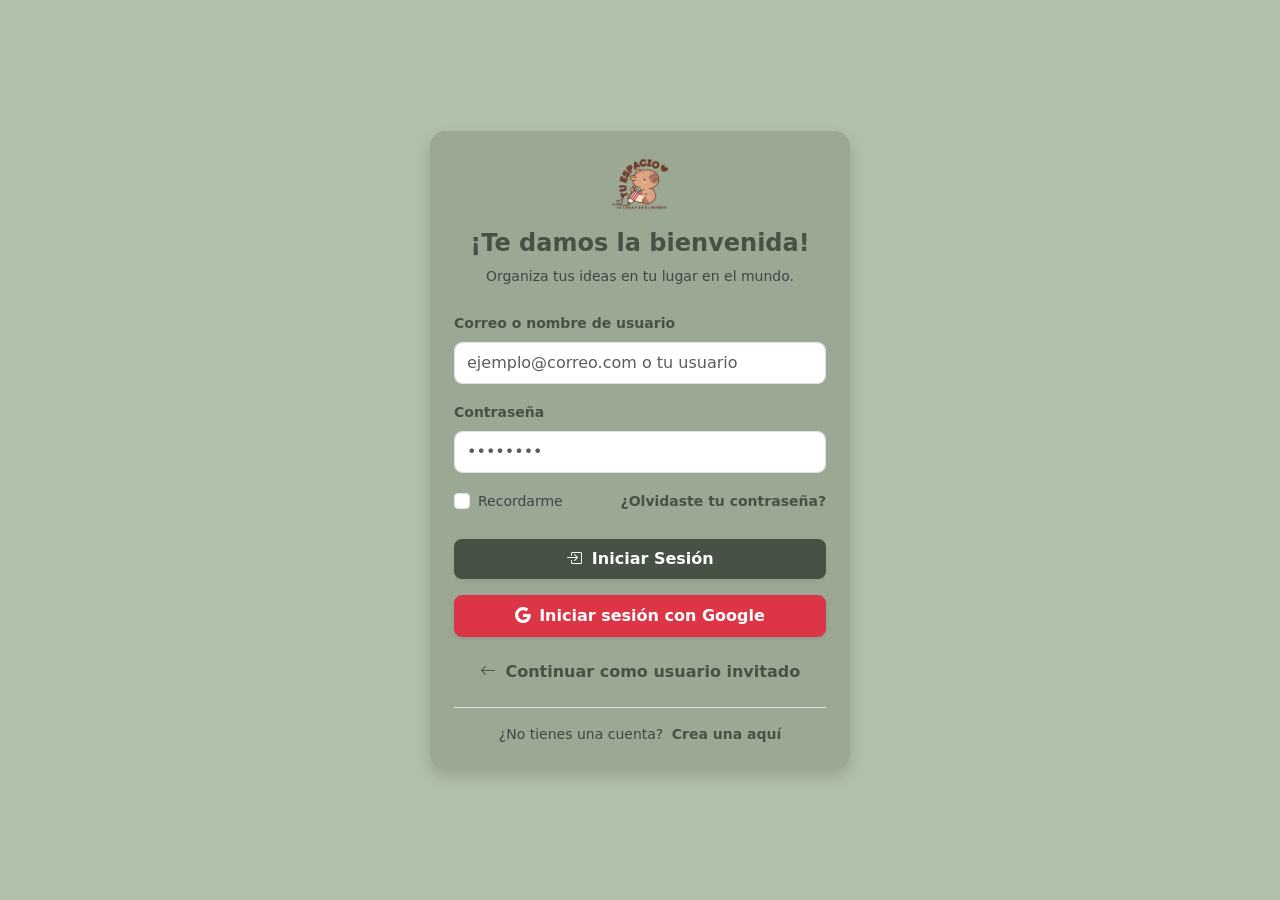
<file: login.html>
<!DOCTYPE html>
<html lang="es">

<head>
    <meta charset="UTF-8">
    <meta name="viewport" content="width=device-width, initial-scale=1.0">
    <title>Acceso — Tu Espacio</title>
    <meta name="description" content="Ingresa o crea tu cuenta en Tu Espacio para gestionar tus notas y tableros personalizados.">

    <!-- FAVICON -->
    <link rel="icon" type="image/png" href="./assets/img/favicon/carpinchito.png">

    <!-- BOOTSTRAP 5 + ICONOS -->
    <link href="https://cdn.jsdelivr.net/npm/bootstrap@5.3.3/dist/css/bootstrap.min.css" rel="stylesheet">
    <link rel="stylesheet" href="https://cdn.jsdelivr.net/npm/bootstrap-icons@1.11.3/font/bootstrap-icons.min.css">

    <!-- ESTILOS PERSONALIZADOS -->
    <link href="assets/css/styles.css" rel="stylesheet">
</head>

<body class="vh-100 d-flex align-items-center justify-content-center cuerpo-login p-3">

    <!-- TARJETA DE ACCESO -->
    <div class="card p-4 rounded-4 shadow border-0 tarjeta-login">
        <!-- LOGO Y SALUDO -->
        <div class="text-center mb-4">
            <a href="index.html">
                <img src="./assets/img/logos/claro-cerca.png" alt="Logo Tu Espacio" id="logo-app" class="logo-login img-fluid">
            </a>
            <h2 class="fs-4 fw-bold titulo-bienvenida mt-3" id="titulo-pantalla">¡Te damos la bienvenida!</h2>
            <p class="text-muted small mb-0" id="subtitulo-pantalla">Organiza tus ideas en tu lugar en el mundo.</p>
        </div>

        <!-- FORMULARIO 1: INICIAR SESIÓN -->
        <form id="formulario-login">
            <!-- CORREO O NOMBRE DE USUARIO -->
            <div class="mb-3">
                <label for="identificador" class="form-label small fw-bold etiqueta-input">Correo o nombre de usuario</label>
                <input type="text" class="form-control rounded-3 py-2" id="identificador" placeholder="ejemplo@correo.com o tu usuario" required>
            </div>

            <!-- CONTRASEÑA -->
            <div class="mb-3">
                <label for="contrasena" class="form-label small fw-bold etiqueta-input">Contraseña</label>
                <input type="password" class="form-control rounded-3 py-2" id="contrasena" placeholder="••••••••" required>
            </div>

            <!-- RECORDARME Y RECUPERACIÓN -->
            <div class="d-flex justify-content-between align-items-center mb-4">
                <div class="form-check">
                    <input class="form-check-input" type="checkbox" id="recordarme">
                    <label class="form-check-label small text-muted" for="recordarme">
                        Recordarme
                    </label>
                </div>
                <a href="#" id="btn-olvide" class="small link-accion">
                    ¿Olvidaste tu contraseña?
                </a>
            </div>

            <!-- BOTÓN INICIAR SESIÓN -->
            <button type="submit" class="btn btn-oscuro w-100 rounded-3 py-2 mb-3 shadow-sm fw-semibold">
                <i class="bi bi-box-arrow-in-right me-1"></i> Iniciar Sesión
            </button>

            <!-- BOTÓN GOOGLE -->
            <button type="button" id="btn-google"
                class="btn btn-danger text-white w-100 rounded-3 py-2 mb-3 d-flex align-items-center justify-content-center gap-2 small fw-semibold shadow-sm">
                <i class="bi bi-google"></i> Iniciar sesión con Google
            </button>

            <!-- BOTÓN INVITADO -->
            <button type="button" id="btn-invitado"
                class="btn btn-link w-100 text-decoration-none small fw-semibold boton-invitado mb-3">
                <i class="bi bi-arrow-left me-1"></i> Continuar como usuario invitado
            </button>

            <!-- CAMBIO A REGISTRO -->
            <div class="text-center border-top pt-3">
                <p class="small mb-0 text-muted">
                    ¿No tienes una cuenta? <a href="#" id="link-ir-registro" class="link-accion ms-1">Crea una aquí</a>
                </p>
            </div>
        </form>

        <!-- FORMULARIO 2: CREAR CUENTA (REGISTRO) -->
        <form id="formulario-registro" class="d-none">
            <!-- NOMBRE DE USUARIO -->
            <div class="mb-3">
                <label for="reg-nombre" class="form-label small fw-bold etiqueta-input">Nombre de usuario</label>
                <input type="text" class="form-control rounded-3 py-2" id="reg-nombre" placeholder="Tu nombre o apodo" required>
            </div>

            <!-- CORREO ELECTRÓNICO -->
            <div class="mb-3">
                <label for="reg-correo" class="form-label small fw-bold etiqueta-input">Correo electrónico</label>
                <input type="email" class="form-control rounded-3 py-2" id="reg-correo" placeholder="ejemplo@correo.com" required>
            </div>

            <!-- CONTRASEÑA -->
            <div class="mb-3">
                <label for="reg-contrasena" class="form-label small fw-bold etiqueta-input">Contraseña</label>
                <input type="password" class="form-control rounded-3 py-2" id="reg-contrasena" placeholder="••••••••" minlength="4" required>
            </div>

            <!-- REPETIR CONTRASEÑA -->
            <div class="mb-3">
                <label for="reg-confirmar" class="form-label small fw-bold etiqueta-input">Repetir contraseña</label>
                <input type="password" class="form-control rounded-3 py-2" id="reg-confirmar" placeholder="••••••••" minlength="4" required>
                <div id="error-password" class="text-danger small mt-1 d-none">
                    <i class="bi bi-exclamation-circle me-1"></i> Las contraseñas no coinciden.
                </div>
            </div>

            <!-- BOTÓN CONFIRMAR REGISTRO -->
            <button type="submit" class="btn btn-oscuro w-100 rounded-3 py-2 mb-3 shadow-sm fw-semibold">
                <i class="bi bi-person-plus-fill me-1"></i> Crear Cuenta
            </button>

            <!-- CAMBIO A LOGIN -->
            <div class="text-center border-top pt-3">
                <p class="small mb-0 text-muted">
                    ¿Ya tienes una cuenta? <a href="#" id="link-ir-login" class="link-accion ms-1">Inicia sesión aquí</a>
                </p>
            </div>
        </form>

    </div>

    <!-- BOOTSTRAP BUNDLE JS -->
    <script src="https://cdn.jsdelivr.net/npm/bootstrap@5.3.3/dist/js/bootstrap.bundle.min.js"></script>
    <!-- SCRIPT DE LOGIN Y REGISTRO -->
    <script src="assets/js/login.js"></script>
</body>

</html>
</file>
<file: assets/css/styles.css>
/* ==========================================================================
   1. PALETAS Y VARIABLES DE COLOR (Tema Claro / Modo Oscuro)
   ========================================================================== */
:root {
    --color-fondo-global: #E3D8CE;
    --color-canva-hoja: #F9F2E2;
    --color-menu-superior: #B1C0AA;
    --color-menu-lateral: #9AA894;
    --color-componentes: #475245;
    --color-blanco: #FFFFFF;
    --color-borde-sutil: rgba(0, 0, 0, 0.08);
}

body.modo-oscuro {
    --color-fondo-global: #393839;
    --color-canva-hoja: #4B4B4B;
    --color-menu-superior: #7A67B1;
    --color-menu-lateral: #584C7B;
    --color-componentes: #22221D;
    --color-borde-sutil: rgba(255, 255, 255, 0.08);

    /* Colores anti-saturación para cuidar la vista */
    --color-texto-oscuro: #D1C9E3;
    --color-iconos-quill: #BDB5D0;
}

/* ==========================================================================
   2. ESTILOS GENERALES Y ESTRUCTURA
   ========================================================================== */
body {
    background-color: var(--color-fondo-global);
    color: var(--color-componentes);
    transition: background-color 0.3s ease, color 0.3s ease;
    font-family: system-ui, -apple-system, "Segoe UI", Roboto, "Helvetica Neue", Arial, sans-serif;
}

/* Encabezado */
.menu-superior {
    background-color: var(--color-menu-superior);
    color: var(--color-componentes);
    border-bottom: 1px solid var(--color-borde-sutil);
    transition: background-color 0.3s ease, color 0.3s ease;
}

/* Barra lateral y herramientas */
.barra-lateral {
    background-color: var(--color-menu-lateral);
    color: var(--color-componentes);
    transition: background-color 0.3s ease, color 0.3s ease;
    overflow-y: auto;
}

.barra-herramientas {
    background-color: var(--color-menu-lateral);
    border-right: 1px solid var(--color-borde-sutil);
    z-index: 10;
    transition: background-color 0.3s ease;
}

.lienzo-central {
    background-color: var(--color-fondo-global);
    transition: background-color 0.3s ease;
}

/* ==========================================================================
   3. COMPONENTES Y BOTONES
   ========================================================================== */
/* Botón principal de acción */
.btn-oscuro {
    background-color: var(--color-componentes) !important;
    color: var(--color-blanco) !important;
    transition: all 0.2s ease;
    border: none;
}

.btn-oscuro:hover {
    background-color: #353E34 !important;
    color: var(--color-blanco) !important;
    transform: translateY(-1px);
}

/* Botón secundario estilizado */
.btn-secondary {
    background-color: rgba(0, 0, 0, 0.1) !important;
    border: 1px solid rgba(0, 0, 0, 0.1) !important;
    color: var(--color-componentes) !important;
    transition: all 0.2s ease;
}

.btn-secondary:hover {
    background-color: rgba(0, 0, 0, 0.18) !important;
    color: var(--color-componentes) !important;
}

/* Botón con borde adaptable al tema */
.btn-outline-tema {
    border: 1px solid var(--color-componentes) !important;
    color: var(--color-componentes) !important;
    background: transparent;
    transition: all 0.2s ease;
}

.btn-outline-tema:hover {
    background-color: var(--color-componentes) !important;
    color: var(--color-blanco) !important;
}

/* Botones circulares (Avatar / Tema) */
.avatar-btn {
    background-color: var(--color-componentes) !important;
    color: var(--color-blanco) !important;
    width: 40px;
    height: 40px;
    border: none;
    transition: background-color 0.3s ease, color 0.3s ease, transform 0.2s ease;
}

.avatar-btn:hover {
    transform: scale(1.05);
}

#btn-perfil i {
    font-size: 1.25rem;
}

/* Botón icono de herramientas */
.btn-icono {
    color: var(--color-componentes) !important;
    border: none;
    background: transparent;
    transition: color 0.3s ease, opacity 0.2s ease;
}

.btn-icono:hover {
    opacity: 0.8;
}

/* ==========================================================================
   4. LISTA DE NOTAS Y BUSCADOR
   ========================================================================== */
.input-busqueda {
    background-color: rgba(255, 255, 255, 0.45);
    border: 1px solid rgba(0, 0, 0, 0.08);
    color: var(--color-componentes);
    transition: all 0.2s ease;
}

.input-busqueda:focus {
    background-color: rgba(255, 255, 255, 0.8);
    border-color: var(--color-componentes);
    box-shadow: none;
    color: var(--color-componentes);
}

.nota-item {
    color: var(--color-componentes);
    cursor: pointer;
    transition: background-color 0.2s ease, color 0.3s ease, transform 0.15s ease;
    user-select: none;
}

.nota-item:hover {
    background-color: rgba(255, 255, 255, 0.25);
}

.nota-item.activa {
    background-color: #808b7b !important;
    color: var(--color-blanco) !important;
    font-weight: 600;
}

.nota-item .titulo-nota {
    overflow: hidden;
    text-overflow: ellipsis;
    white-space: nowrap;
}

.btn-nota-accion {
    color: inherit;
    opacity: 0.6;
    background: transparent;
    border: none;
    padding: 2px 4px;
    border-radius: 4px;
    transition: all 0.2s ease;
}

.btn-nota-accion:hover {
    opacity: 1;
    background-color: rgba(255, 255, 255, 0.2);
}

.btn-nota-accion:hover .bi-trash {
    color: #dc3545 !important;
}

/* Clase de utilidad para colapsar barra lateral */
.menu-oculto {
    display: none !important;
}

/* ==========================================================================
   5. EDITOR DE TEXTO (CANVAS & QUILL)
   ========================================================================== */
.editor-texto {
    background-color: var(--color-canva-hoja);
    color: var(--color-componentes);
    transition: background-color 0.3s ease, color 0.3s ease;
}

/* Logo de la aplicación */
#logo-app {
    height: 58px;
    width: auto;
    object-fit: contain;
}

/* Integración y limpieza de Quill Editor */
.ql-toolbar.ql-snow,
.ql-container.ql-snow {
    border: none !important;
    font-family: inherit !important;
}

.ql-editor {
    background-color: transparent;
    color: var(--color-componentes);
    font-size: 1.05rem;
    line-height: 1.7;
    transition: color 0.3s ease;
    padding: 1rem 0.5rem;
}

.ql-editor.ql-blank::before {
    color: var(--color-componentes) !important;
    opacity: 0.5;
    font-style: normal !important;
}

/* Pie del editor (conteo y guardado) */
.pie-editor {
    color: var(--color-componentes);
    border-color: var(--color-borde-sutil) !important;
    opacity: 0.9;
}

@keyframes spin {
    from { transform: rotate(0deg); }
    to { transform: rotate(360deg); }
}

.spin-icon {
    animation: spin 1s linear infinite;
    display: inline-block;
}

/* ==========================================================================
   6. PANTALLA DE LOGIN Y MODALES
   ========================================================================== */
.cuerpo-login {
    background-color: var(--color-menu-superior);
}

.tarjeta-login,
.modal-content {
    background-color: var(--color-menu-lateral);
    color: var(--color-componentes);
}

.tarjeta-login {
    max-width: 420px;
    width: 90%;
}

.logo-login {
    height: 70px;
    object-fit: contain;
}

.titulo-bienvenida,
.etiqueta-input,
.boton-invitado {
    color: var(--color-componentes) !important;
}

/* Enlaces de alternancia login/registro */
.link-accion {
    color: var(--color-componentes) !important;
    text-decoration: none;
    font-weight: 700;
    transition: opacity 0.2s ease;
}

.link-accion:hover {
    opacity: 0.8;
    text-decoration: underline !important;
}

/* ==========================================================================
   7. MODAL Y BADGE DE MODO INVITADO
   ========================================================================== */
.badge-invitado {
    background-color: rgba(0, 0, 0, 0.08);
    color: var(--color-componentes);
    font-size: 0.8rem;
    padding: 0.35rem 0.65rem;
    border-radius: 50rem;
}

/* ==========================================================================
   8. ESTILOS PARA MODO OSCURO
   ========================================================================== */
body.modo-oscuro .nota-item,
body.modo-oscuro .avatar-btn,
body.modo-oscuro #btn-ojo,
body.modo-oscuro .ql-editor,
body.modo-oscuro .badge-invitado,
body.modo-oscuro .modal-content,
body.modo-oscuro .etiqueta-input,
body.modo-oscuro .titulo-bienvenida,
body.modo-oscuro .boton-invitado,
body.modo-oscuro .pie-editor {
    color: var(--color-texto-oscuro) !important;
}

body.modo-oscuro .input-busqueda {
    background-color: var(--color-canva-hoja);
    border: 1px solid rgba(255, 255, 255, 0.08);
    color: var(--color-texto-oscuro);
}

body.modo-oscuro .input-busqueda:focus {
    background-color: var(--color-fondo-global);
    border-color: var(--color-texto-oscuro);
    color: var(--color-texto-oscuro);
}

body.modo-oscuro .btn-secondary {
    background-color: rgba(255, 255, 255, 0.1) !important;
    border: 1px solid rgba(255, 255, 255, 0.15) !important;
    color: var(--color-texto-oscuro) !important;
}

body.modo-oscuro .btn-secondary:hover {
    background-color: rgba(255, 255, 255, 0.18) !important;
}

body.modo-oscuro .btn-outline-tema {
    border: 1px solid var(--color-texto-oscuro) !important;
    color: var(--color-texto-oscuro) !important;
}

body.modo-oscuro .btn-outline-tema:hover {
    background-color: var(--color-canva-hoja) !important;
    color: var(--color-texto-oscuro) !important;
}

body.modo-oscuro .badge-invitado {
    background-color: rgba(255, 255, 255, 0.1);
}

body.modo-oscuro .btn-oscuro {
    color: var(--color-texto-oscuro) !important;
}

body.modo-oscuro .btn-oscuro:hover {
    background-color: #11110E !important;
}

body.modo-oscuro .nota-item.activa {
    background-color: var(--color-canva-hoja) !important;
    color: var(--color-texto-oscuro) !important;
}

body.modo-oscuro .ql-editor.ql-blank::before {
    color: var(--color-texto-oscuro) !important;
    opacity: 0.4;
}

body.modo-oscuro .ql-snow .ql-stroke {
    stroke: var(--color-iconos-quill) !important;
}

body.modo-oscuro .ql-snow .ql-fill {
    fill: var(--color-iconos-quill) !important;
}

body.modo-oscuro .ql-snow .ql-picker {
    color: var(--color-iconos-quill) !important;
}

body.modo-oscuro .tarjeta-login,
body.modo-oscuro .modal-content {
    background-color: var(--color-menu-lateral);
    color: var(--color-texto-oscuro);
}

body.modo-oscuro .form-control {
    background-color: var(--color-canva-hoja) !important;
    border: 1px solid var(--color-fondo-global) !important;
    color: var(--color-texto-oscuro) !important;
}

body.modo-oscuro .form-control::placeholder {
    color: var(--color-iconos-quill);
    opacity: 0.6;
}

body.modo-oscuro .link-accion {
    color: var(--color-texto-oscuro) !important;
}

body.modo-oscuro .text-muted {
    color: var(--color-iconos-quill) !important;
    opacity: 0.8;
}
</file>
